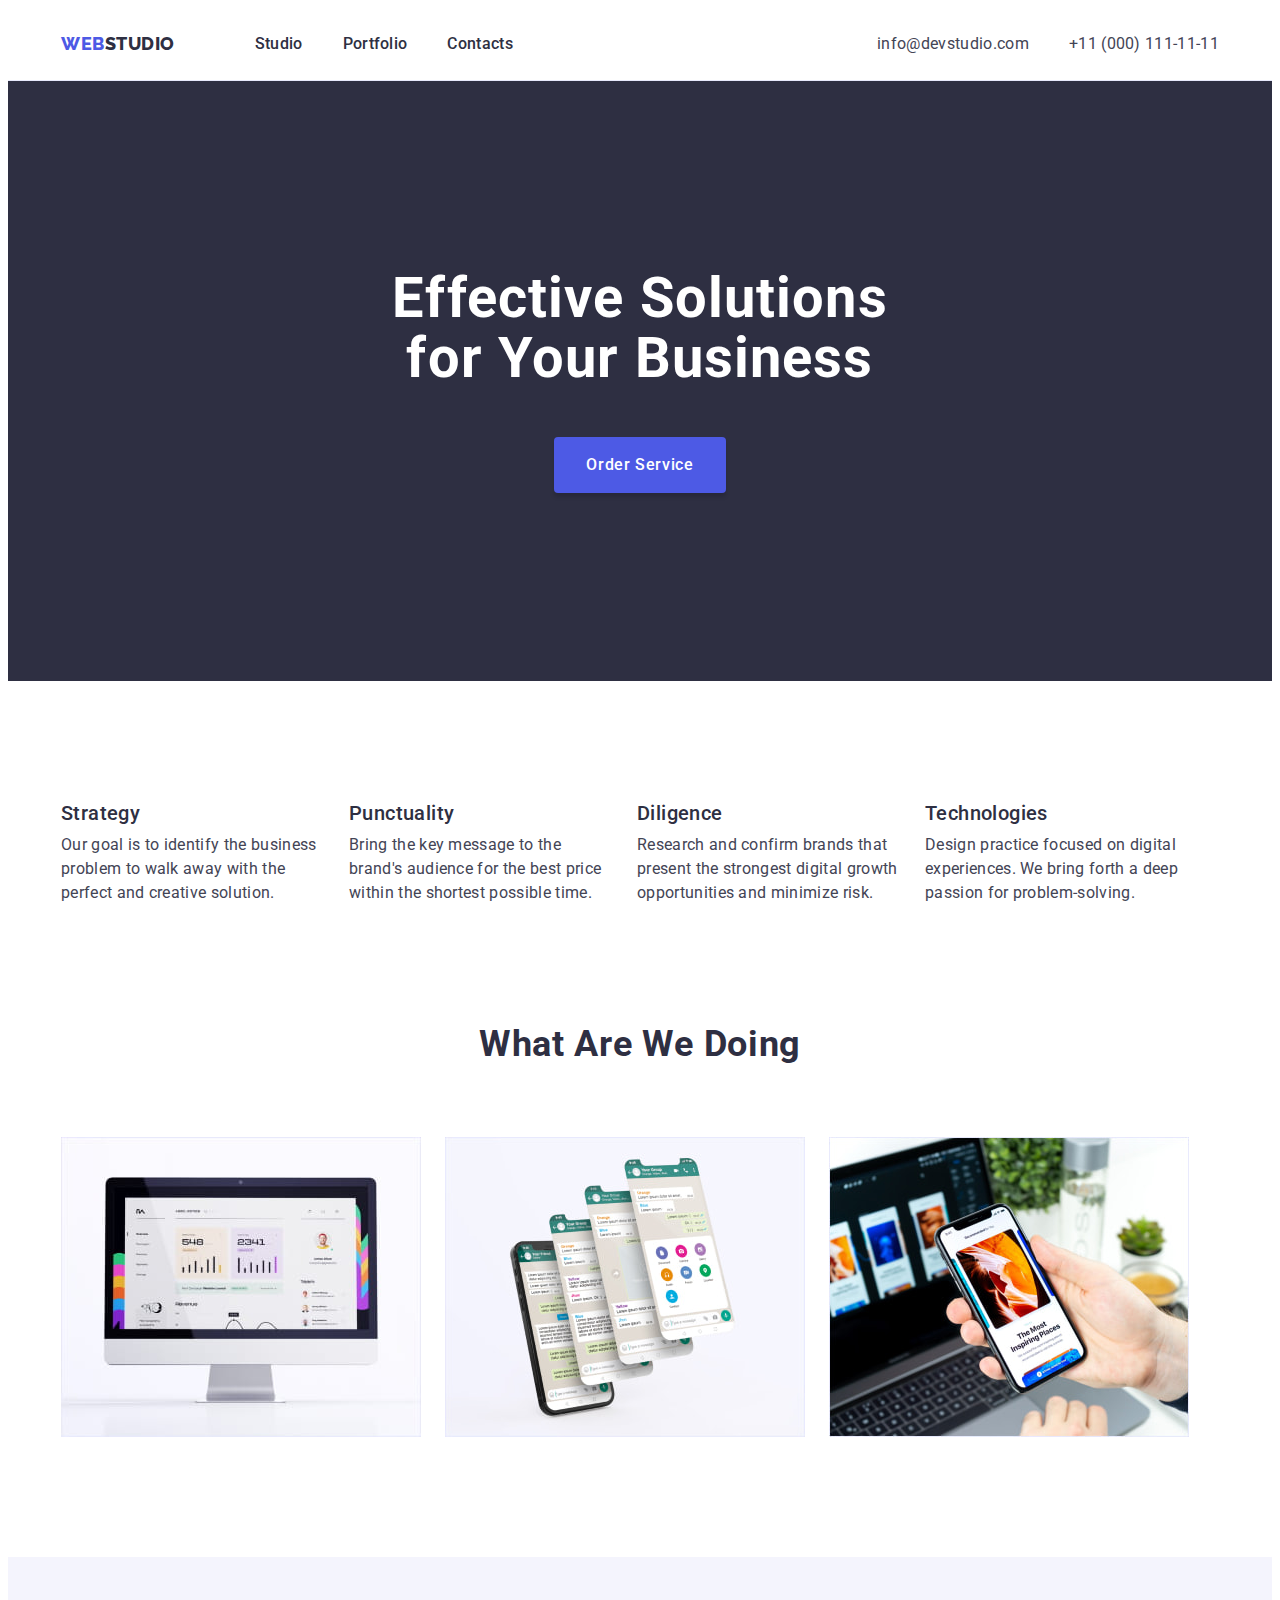
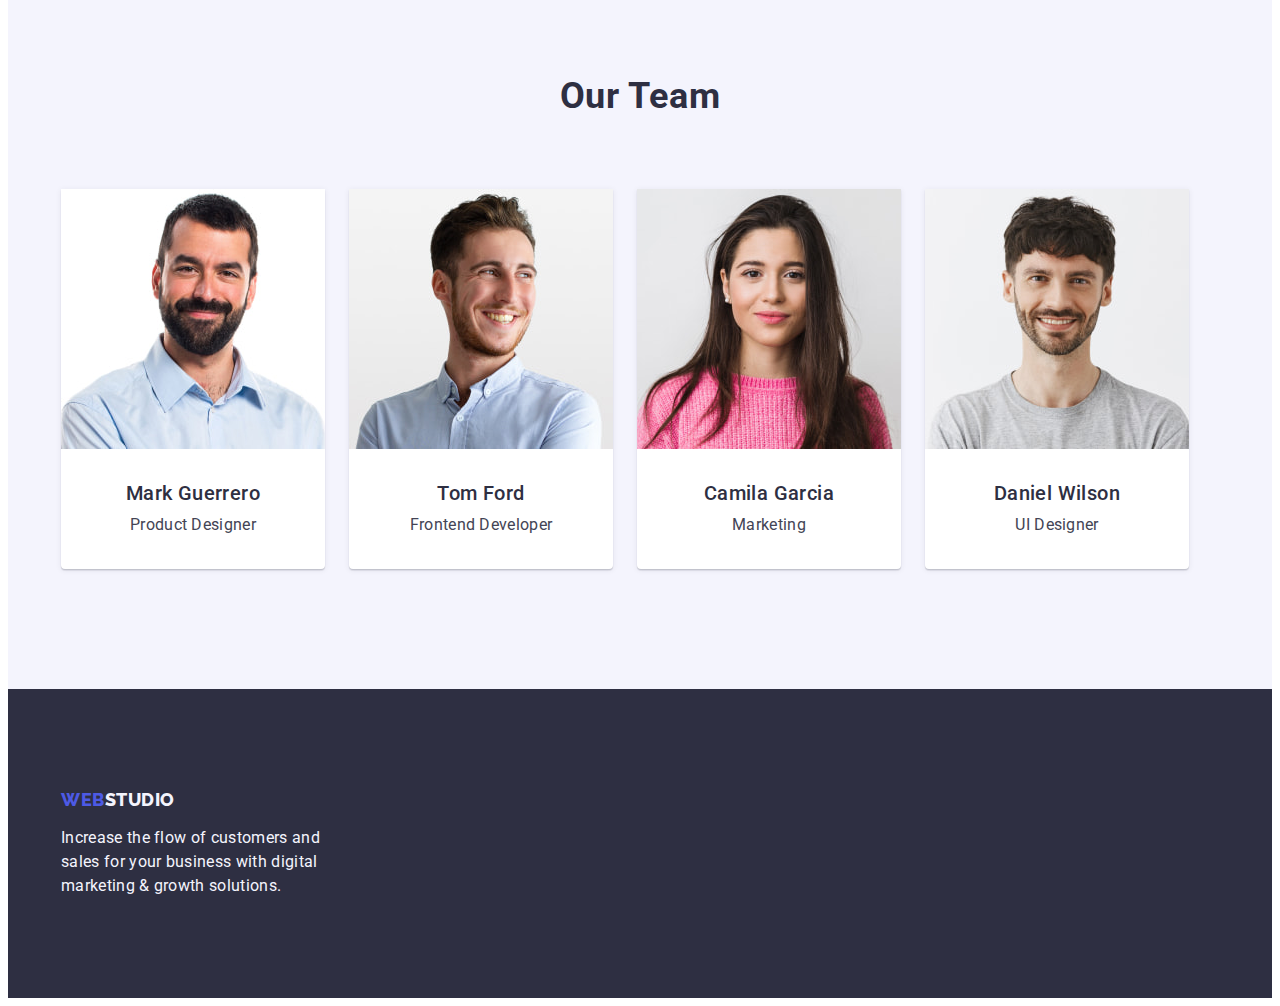
<file: index.html>
<!DOCTYPE html>
<html lang="en">
  <head>
    <meta charset="UTF-8" />
    <meta http-equiv="X-UA-Compatible" content="IE=edge" />
    <meta name="viewport" content="width=device-width, initial-scale=1.0" />
    <link rel="preconnect" href="https://fonts.googleapis.com" />
    <link rel="preconnect" href="https://fonts.gstatic.com" crossorigin />
    <link
      href="https://fonts.googleapis.com/css2?family=Poltawski+Nowy:ital,wght@1,500&family=Raleway:wght@800&family=Roboto:wght@400;500;700&display=swap"
      rel="stylesheet"
    />
    <link
      rel="stylesheet"
      href="https://cdnjs.cloudflare.com/ajax/libs/modern-normalize/2.0.0/modern-normalize.min.css"
      integrity="sha512-4xo8blKMVCiXpTaLzQSLSw3KFOVPWhm/TRtuPVc4WG6kUgjH6J03IBuG7JZPkcWMxJ5huwaBpOpnwYElP/m6wg=="
      crossorigin="anonymous"
      referrerpolicy="no-referrer"
    />
    <link rel="stylesheet" href="./css/styles.css" />
    <title>Webstudio</title>
  </head>
  <!-- Body -->
  <body>
    <header class="header-page">
      <div class="header-container container">
        <nav class="header-nav">
          <a class="header-logo-blue link" href="./index.html"
            >Web<span class="header-logo-black">Studio</span>
          </a>
          <ul class="header-nav-list list">
            <li class="header-nav-item">
              <a class="header-nav-link link" href="./index.html">Studio</a>
            </li>
            <li class="header-nav-item">
              <a class="header-nav-link link" href="./portfolio.html">Portfolio</a>
            </li>
            <li class="header-nav-item">
              <a class="header-nav-link link" href="">Contacts</a>
            </li>
          </ul>
        </nav>
        <address class="header-contacts">
          <ul class="header-contacts-list list">
            <li class="header-contacts-item">
              <a class="header-contacts-link link" href="mailto:info@devstudio.com">
                info@devstudio.com
              </a>
            </li>
            <li class="header-contacts-item">
              <a class="header-contacts-link link" href="tel:+110001111111">
                +11 (000) 111-11-11
              </a>
            </li>
          </ul>
        </address>
      </div>
    </header>
    <!-- Hero section -->
    <main>
      <section class="hero-section">
        <div class="container">
          <h1 class="hero-title">Effective Solutions for Your Business</h1>
          <button class="hero-button" type="button">Order Service</button>
        </div>
      </section>
      <!-- Benefits -->
      <section class="benefits">
        <div class="container">
          <h2 class="visually-hidden">Our benefits</h2>
          <ul class="benefits-list list">
            <li class="benefits-item">
              <h3 class="benefits-title">Strategy</h3>
              <p class="benefits-text">
                Our goal is to identify the business problem to walk away with the perfect and
                creative solution.
              </p>
            </li>
            <li class="benefits-item">
              <h3 class="benefits-title">Punctuality</h3>
              <p class="benefits-text">
                Bring the key message to the brand's audience for the best price within the shortest
                possible time.
              </p>
            </li>
            <li class="benefits-item">
              <h3 class="benefits-title">Diligence</h3>
              <p class="benefits-text">
                Research and confirm brands that present the strongest digital growth opportunities
                and minimize risk.
              </p>
            </li>
            <li class="benefits-item">
              <h3 class="benefits-title">Technologies</h3>
              <p class="benefits-text">
                Design practice focused on digital experiences. We bring forth a deep passion for
                problem-solving.
              </p>
            </li>
          </ul>
        </div>
      </section>
      <!-- Preview -->
      <section class="preview">
        <div class="container">
          <h2 class="preview-title">What are we doing</h2>
          <ul class="preview-list list">
            <li class="preview-item">
              <img src="./images/case1.jpg" alt="Computer interface" width="360" height="300" />
            </li>
            <li class="preview-item">
              <img src="./images/case2.jpg" alt="Apps interface" width="360" height="300" />
            </li>
            <li class="preview-item">
              <img src="./images/case3.jpg" alt="Webpage interface" width="360" height="300" />
            </li>
          </ul>
        </div>
      </section>
      <!-- Team members -->
      <section class="team">
        <div class="container">
          <h2 class="team-title">Our Team</h2>
          <ul class="team-list list">
            <li class="team-item">
              <img src="./images/teamcard1.jpg" alt="Mark Guerrero" width="264" height="260" />
              <div class="team-cover">
                <h3 class="team-member">Mark Guerrero</h3>
                <p class="team-occupation">Product Designer</p>
              </div>
            </li>
            <li class="team-item">
              <img src="./images/teamcard2.jpg" alt="Tom Ford" width="264" height="260" />
              <div class="team-cover">
                <h3 class="team-member">Tom Ford</h3>
                <p class="team-occupation">Frontend Developer</p>
              </div>
            </li>
            <li class="team-item">
              <img src="./images/teamcard3.jpg" alt="Camila Garcia" width="264" height="260" />
              <div class="team-cover">
                <h3 class="team-member">Camila Garcia</h3>
                <p class="team-occupation">Marketing</p>
              </div>
            </li>
            <li class="team-item">
              <img src="./images/teamcard4.jpg" alt="Daniel Wilson" width="264" height="260" />
              <div class="team-cover">
                <h3 class="team-member">Daniel Wilson</h3>
                <p class="team-occupation">UI Designer</p>
              </div>
            </li>
          </ul>
        </div>
      </section>
    </main>
    <!-- Footer -->
    <footer class="footer">
      <div class="container">
        <a class="footer-logo-blue link" href="./index.html"
          >Web<span class="footer-logo-white">Studio</span>
        </a>
        <p class="footer-subtext">
          Increase the flow of customers and sales for your business with digital marketing & growth
          solutions.
        </p>
      </div>
    </footer>
  </body>
</html>
</file>
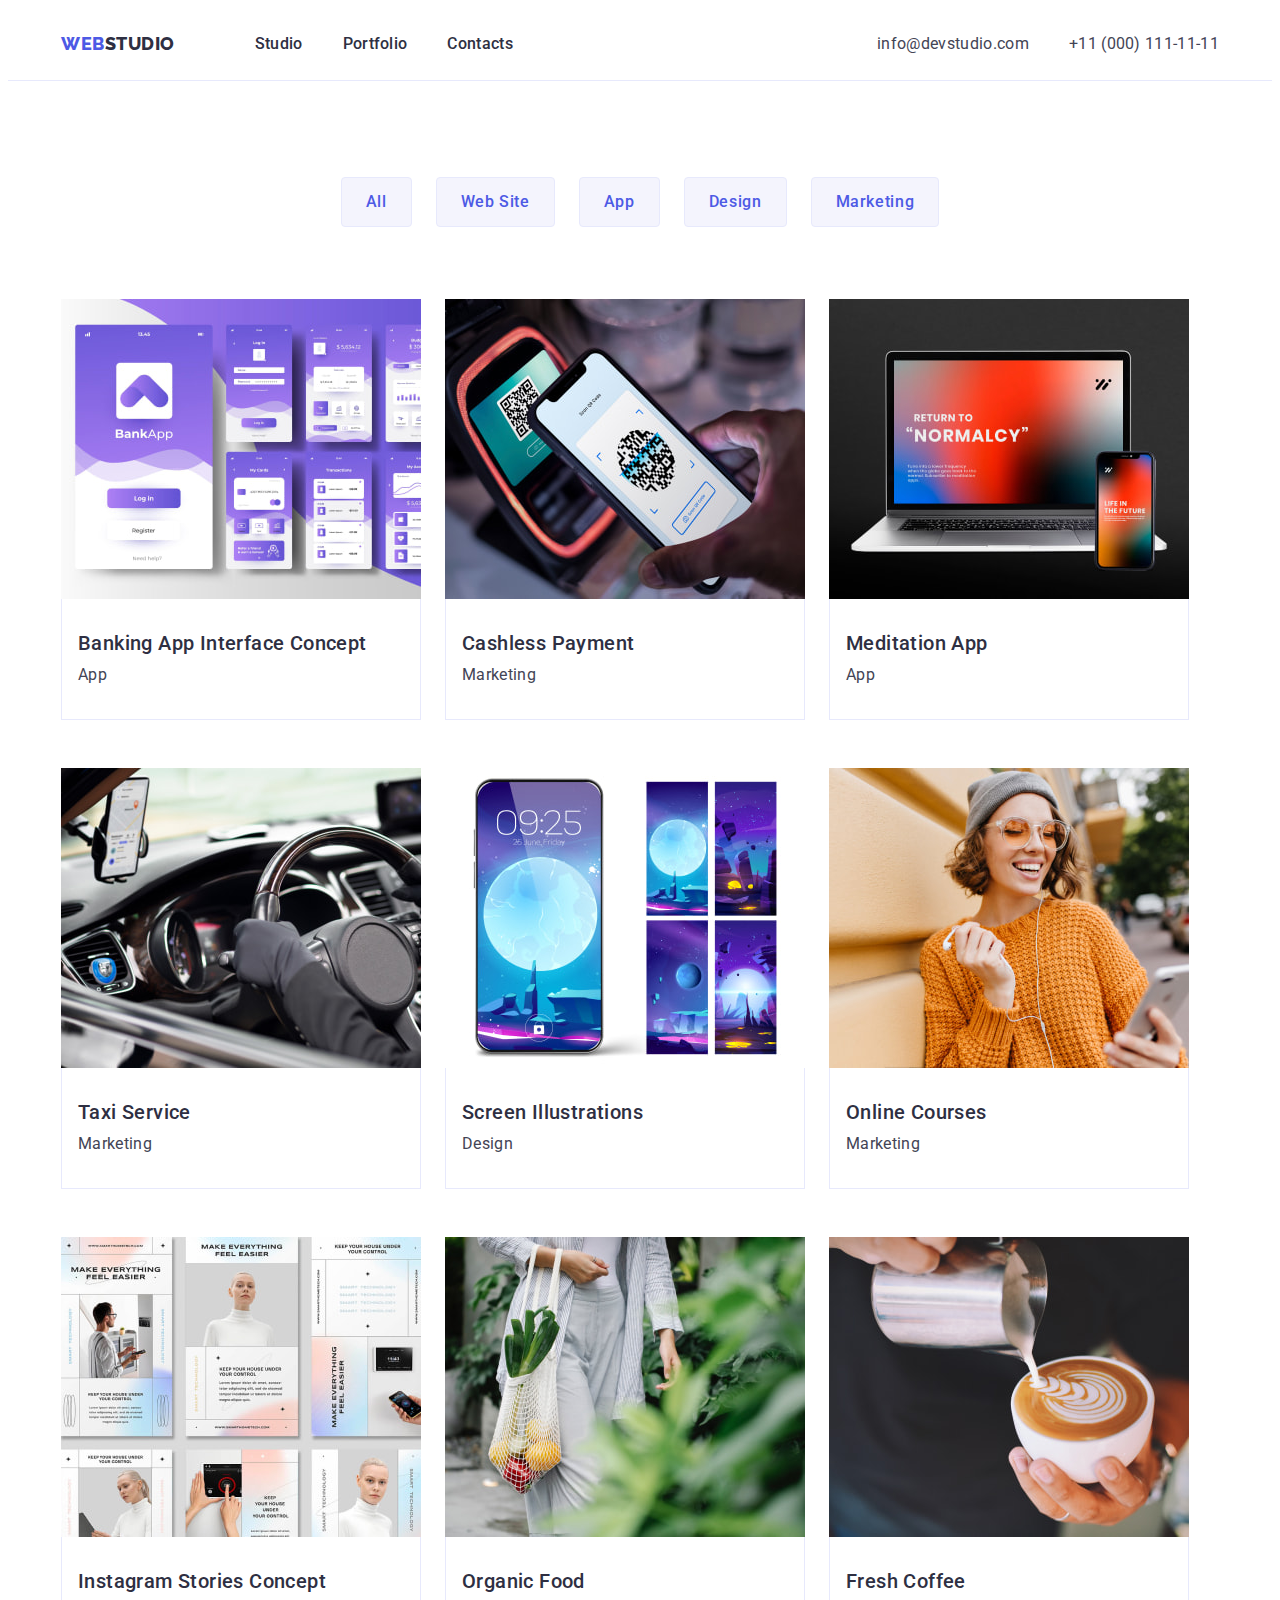
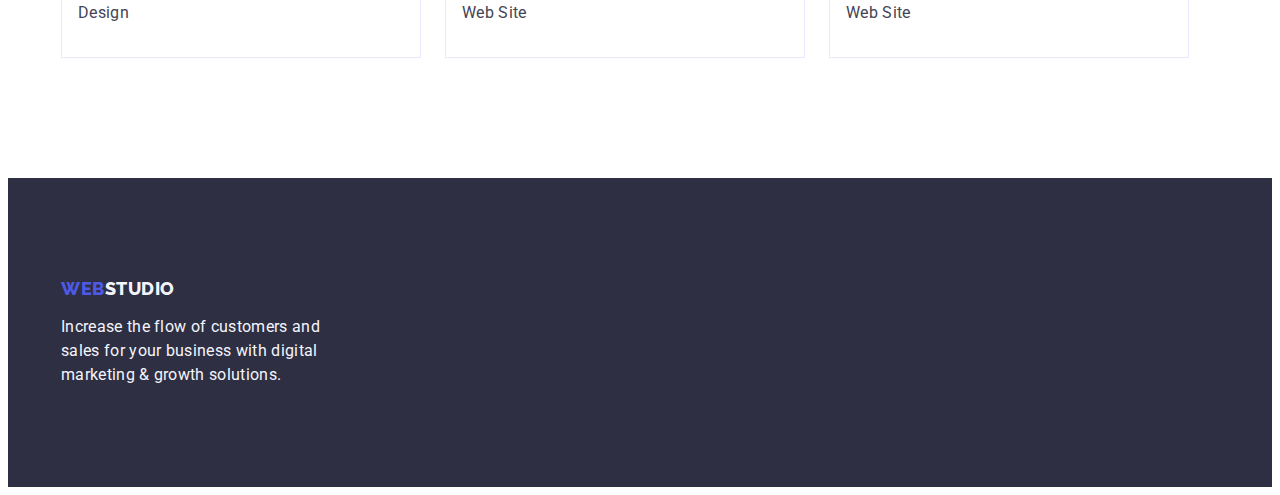
<file: portfolio.html>
<!DOCTYPE html>
<html lang="en">
  <head>
    <meta charset="UTF-8" />
    <meta http-equiv="X-UA-Compatible" content="IE=edge" />
    <meta name="viewport" content="width=device-width, initial-scale=1.0" />
    <link rel="preconnect" href="https://fonts.googleapis.com" />
    <link rel="preconnect" href="https://fonts.gstatic.com" crossorigin />
    <link
      href="https://fonts.googleapis.com/css2?family=Poltawski+Nowy:ital,wght@1,500&family=Raleway:wght@800&family=Roboto:wght@400;500;700&display=swap"
      rel="stylesheet"
    />
    <link
      rel="stylesheet"
      href="https://cdnjs.cloudflare.com/ajax/libs/modern-normalize/2.0.0/modern-normalize.min.css"
      integrity="sha512-4xo8blKMVCiXpTaLzQSLSw3KFOVPWhm/TRtuPVc4WG6kUgjH6J03IBuG7JZPkcWMxJ5huwaBpOpnwYElP/m6wg=="
      crossorigin="anonymous"
      referrerpolicy="no-referrer"
    />
    <link rel="stylesheet" href="./css/styles.css" />
    <title>Webstudio</title>
  </head>
  <!-- Body -->
  <body>
    <header class="header-page">
      <div class="header-container container">
        <nav class="header-nav">
          <a class="header-logo-blue link" href="./index.html"
            >Web<span class="header-logo-black">Studio</span>
          </a>
          <ul class="header-nav-list list">
            <li class="header-nav-item">
              <a class="header-nav-link link" href="./index.html">Studio</a>
            </li>
            <li class="header-nav-item">
              <a class="header-nav-link link" href="./portfolio.html">Portfolio</a>
            </li>
            <li class="header-nav-item">
              <a class="header-nav-link link" href="">Contacts</a>
            </li>
          </ul>
        </nav>
        <address class="header-contacts">
          <ul class="header-contacts-list list">
            <li class="header-contacts-item">
              <a class="header-contacts-link link" href="mailto:info@devstudio.com">
                info@devstudio.com
              </a>
            </li>
            <li class="header-contacts-item">
              <a class="header-contacts-link link" href="tel:+110001111111">+11 (000) 111-11-11</a>
            </li>
          </ul>
        </address>
      </div>
    </header>
    <!--Proposal Gallery-->
    <main>
      <section class="proposals">
        <div class="container">
          <h1 class="visually-hidden">Proposals</h1>
          <ul class="nav-list-proposals list">
            <li>
              <button class="nav-button-proposals" type="button">All</button>
            </li>
            <li>
              <button class="nav-button-proposals" type="button">Web Site</button>
            </li>
            <li>
              <button class="nav-button-proposals" type="button">App</button>
            </li>
            <li>
              <button class="nav-button-proposals" type="button">Design</button>
            </li>
            <li>
              <button class="nav-button-proposals" type="button">Marketing</button>
            </li>
          </ul>
          <!--All-->
          <ul class="product-list list">
            <li class="product-item">
              <a class="product-link link" href="">
                <img
                  class="product-image"
                  src="./images/portfolio/projectcard1.jpg"
                  alt="Banking App Interface Concept"
                  width="360"
                  height="300"
                />
                <div class="product-cover">
                  <h2 class="product-title">Banking App Interface Concept</h2>
                  <p class="product-type">App</p>
                </div>
              </a>
            </li>
            <li class="product-item">
              <a class="product-link link" href="">
                <img
                  class="product-image"
                  src="./images/portfolio/projectcard2.jpg"
                  alt="Cashless Payment"
                  width="360"
                  height="300"
                />
                <div class="product-cover">
                  <h2 class="product-title">Cashless Payment</h2>
                  <p class="product-type">Marketing</p>
                </div>
              </a>
            </li>
            <li class="product-item">
              <a class="product-link link" href="">
                <img
                  class="pr-image"
                  src="./images/portfolio/projectcard3.jpg"
                  alt="Meditation App"
                  width="360"
                  height="360"
                />
                <div class="product-cover">
                  <h2 class="product-title">Meditation App</h2>
                  <p class="product-type">App</p>
                </div>
              </a>
            </li>
            <li class="product-item">
              <a class="product-link link" href="">
                <img
                  class="product-image"
                  src="./images/portfolio/projectcard4.jpg"
                  alt="Taxi Service"
                  width="360"
                  height="300"
                />
                <div class="product-cover">
                  <h2 class="product-title">Taxi Service</h2>
                  <p class="product-type">Marketing</p>
                </div>
              </a>
            </li>
            <li class="product-item">
              <a class="product-link link" href="">
                <img
                  class="product-image"
                  src="./images/portfolio/projectcard5.jpg"
                  alt="Screen Illustrations"
                  width="360"
                  height="300"
                />
                <div class="product-cover">
                  <h2 class="product-title">Screen Illustrations</h2>
                  <p class="product-type">Design</p>
                </div>
              </a>
            </li>
            <li class="product-item">
              <a class="product-link link" href="">
                <img
                  class="product-image"
                  src="./images/portfolio/projectcard6.jpg"
                  alt="Online Courses"
                  width="360"
                  height="300"
                />
                <div class="product-cover">
                  <h2 class="product-title">Online Courses</h2>
                  <p class="product-type">Marketing</p>
                </div>
              </a>
            </li>
            <li class="product-item">
              <a class="product-link link" href="">
                <img
                  class="product-image"
                  src="./images/portfolio/projectcard7.jpg"
                  alt="Instagram Stories Concept"
                  width="360"
                  height="360"
                />
                <div class="product-cover">
                  <h2 class="product-title">Instagram Stories Concept</h2>
                  <p class="product-type">Design</p>
                </div>
              </a>
            </li>
            <li class="product-item">
              <a class="product-link link" href="">
                <img
                  class="product-image"
                  src="./images/portfolio/projectcard8.jpg"
                  alt="Organic Food"
                  width="360"
                  height="300"
                />
                <div class="product-cover">
                  <h2 class="product-title">Organic Food</h2>
                  <p class="product-type">Web Site</p>
                </div>
              </a>
            </li>
            <li class="product-item">
              <a class="product-link link" href="">
                <img
                  class="product-image"
                  src="./images/portfolio/projectcard9.jpg"
                  alt="Fresh Coffee"
                  width="360"
                  height="300"
                />
                <div class="product-cover">
                  <h2 class="product-title">Fresh Coffee</h2>
                  <p class="product-type">Web Site</p>
                </div>
              </a>
            </li>
          </ul>
        </div>
      </section>
    </main>
    <!--Footer-->
    <footer class="footer">
      <div class="container">
        <a class="footer-logo-blue link" href="./index.html"
          >Web<span class="footer-logo-white">Studio</span>
        </a>
        <p class="footer-subtext"
          >Increase the flow of customers and sales for your business with digital marketing &
          growth solutions.
        </p>
      </div>
    </footer>
  </body>
</html>
</file>
<file: css/styles.css>
:root {
    --color-white: #ffffff;
    --primary-color: #2e2f42;
    --accent-color: #4d5ae5;
    --color-ocean: #404bbf;
    --color-slate: #434455;
    --color-cloud: #f4f4fd;
    --color-cornflower: #e7e9fc;
}

body {
    font-family: "Roboto", sans-serif;
    color: var(--color-slate);
    background-color: var(--color-white);
    font-size: 16px;
    line-height: 1.5;
}

.list {
    list-style: none;
}

.link {
    text-decoration: none;
}

h1,
h2,
h3,
h4,
h5,
h6,
p,
ul {
    margin: 0;
    padding: 0;
}

input,
textarea,
button {
    font: inherit;
}

a {
    text-decoration: none;
    outline: none;
}

img {
    display: block;
    max-width: 100%;
    height: auto;
}

button {
    cursor: pointer;
    color: currentColor;
}

.container {
    width: 1158px;
    margin-left: auto;
    margin-right: auto;
    padding-left: 15px;
    padding-right: 15px;
}

.visually-hidden {
    position: absolute;
    width: 1px;
    height: 1px;
    margin: -1px;
    border: 0;
    padding: 0;
    white-space: nowrap;
    clip-path: inset(100%);
    clip: rect(0 0 0 0);
    overflow: hidden;
    gap: 24px;
}

/* Page Studio */

.header-page {
    border-bottom: 1px solid var(--color-cornflower);
}

.header-container {
    display: flex;
    align-items: center;
    justify-content: space-between;
}

.header-nav {
    display: flex;
    align-items: center;
    justify-content: space-between;
    width: 100%;
    max-width: 452px;
}

.header-nav-list {
    display: flex;
    gap: 40px;
}

.header-logo-blue {
    display: inline-block;
    margin-right: 76px;
    color: var(--accent-color);
    font-family: "Raleway", sans-serif;
    font-weight: 800;
    font-size: 18px;
    line-height: 1.17;
    letter-spacing: 0.03em;
    text-transform: uppercase;
}

.header-logo-black {
    color: var(--primary-color);
    font-family: "Raleway", sans-serif;
    font-weight: 800;
    font-size: 18px;
    line-height: 1.17;
    letter-spacing: 0.03em;
    text-transform: uppercase;
}

.header-nav-link {
    display: block;
    color: var(--primary-color);
    font-weight: 500;
    font-size: 16px;
    line-height: 1.5;
    letter-spacing: 0.02em;
    padding-top: 24px;
    padding-bottom: 24px;
}

.header-nav-link:hover,
.header-nav-link:focus {
    color: var(--color-ocean);
}

.header-contacts-list {
    display: flex;
    gap: 40px;
}

.heder .header-contacts {
    font-style: normal;
    margin-left: auto;
}

.header-contacts-link {
    display: inline-block;
    font-style: normal;
    color: var(--color-slate);
    font-weight: 400;
    font-size: 16px;
    line-height: 1.5;
    letter-spacing: 0.02em;
}

.header-contacts-link:hover,
.header-contacts-link:focus {
    color: var(--color-ocean);
}

/* Hero Section */

.hero-section {
    background-color: var(--primary-color);
    padding: 188px 0;
}

.hero-title {
    max-width: 496px;
    text-align: center;
    margin: 0 auto 48px;
    color: var(--color-white);
    font-weight: 700;
    font-size: 56px;
    line-height: 1.07;
    letter-spacing: 0.02em;
    text-align: center;
}

.hero-button {
    border-radius: 4px;
    padding: 16px 32px 16px 32px;
    border: none;
    box-shadow: 0px 4px 4px 0px rgba(0, 0, 0, 0.15);
    display: block;
    margin: 0 auto;
    min-width: 169px;
    color: var(--color-white);
    background-color: var(--accent-color);
    font-family: "Roboto", sans-serif;
    font-weight: 500;
    font-size: 16px;
    line-height: 1.5;
    letter-spacing: 0.04em;
    cursor: pointer;
}

.hero-button:hover,
.hero-button:focus {
    background-color: var(--color-ocean);
}

/* Benefits Section */

.benefits {
    padding: 120px 0;
}

.benefits-list {
    display: flex;
    gap: 24px;
}

.benefits-item {
    width: 264px;
}

.benefits-title {
    margin-bottom: 8px;
    color: var(--primary-color);
    font-weight: 500;
    font-size: 20px;
    line-height: 1.2;
    letter-spacing: 0.02em;
}

.benefits-text {
    color: var(--color-slate);
    font-weight: 400;
    font-size: 16px;
    line-height: 1.5;
    letter-spacing: 0.02em;
}

/* Preview */

.preview {
    padding-bottom: 120px;
}

.preview-list {
    display: flex;
    gap: 24px;
}

.preview-title {
    margin-bottom: 72px;
    color: var(--primary-color);
    font-weight: 700;
    font-size: 36px;
    line-height: 1.11;
    text-align: center;
    text-transform: capitalize;
    letter-spacing: 0.02em;
}

/* Our Team */

.team {
    background-color: var(--color-cloud);
    padding: 120px 0;
}

.team-title {
    margin-bottom: 72px;
    color: var(--primary-color);
    font-weight: 700;
    font-size: 36px;
    line-height: 1.11;
    text-align: center;
    letter-spacing: 0.02em;
    text-transform: capitalize;
}

.team-list {
    display: flex;
    gap: 24px;
    background-color: var(--color-cloud);
}

.team-item {
    box-shadow: 0px 2px 1px 0px rgba(46, 47, 66, 0.08),
        0px 1px 1px 0px rgba(46, 47, 66, 0.16),
        0px 1px 6px 0px rgba(46, 47, 66, 0.08);
    border-radius: 0px 0px 4px 4px;
    background-color: var(--color-white);
}

.team-cover {
    padding: 32px 0;
}

.team-member {
    text-align: center;
    margin-bottom: 8px;
    color: var(--primary-color);
    font-weight: 500;
    font-size: 20px;
    line-height: 1.2;
    letter-spacing: 0.02em;
}

.team-occupation {
    text-align: center;

    color: var(--color-slate);
    font-weight: 400;
    font-size: 16px;
    line-height: 1.5;
    letter-spacing: 0.02em;
}

/* Footer */

.footer {
    padding: 100px 0;
    background-color: var(--primary-color);
}

.footer-logo-blue {
    display: inline-block;
    margin-bottom: 16px;
    color: var(--accent-color);
    font-family: "Raleway", sans-serif;
    font-weight: 800;
    font-size: 18px;
    line-height: 1.17;
    letter-spacing: 0.03em;
    text-transform: uppercase;
}

.footer-logo-white {
    color: var(--color-cloud);
    font-family: "Raleway", sans-serif;
    font-weight: 800;
    font-size: 18px;
    line-height: 1.17;
    letter-spacing: 0.03em;
    text-transform: uppercase;
}

.footer-subtext {
    width: 264px;
    color: var(--color-cloud);
    font-weight: 400;
    font-size: 16px;
    line-height: 1.5;
    letter-spacing: 0.02em;
}

/* Portfolio Page */

.proposals {
    padding: 96px 0 120px;
}

.nav-list-proposals {
    display: flex;
    justify-content: center;
    gap: 24px;
    margin-bottom: 72px;
}

.nav-button-proposals {
    border: 1px solid var(--color-cornflower);
    border-radius: 4px;
    padding: 12px 24px 12px 24px;
    color: var(--accent-color);
    background-color: var(--color-cloud);
    font-family: "Roboto", sans-serif;
    font-weight: 500;
    font-size: 16px;
    line-height: 1.5;
    letter-spacing: 0.04em;
    cursor: pointer;
}

.nav-button-proposals:hover,
.nav-button-proposals:focus {
    box-shadow: 0px 2px 2px 0px rgba(0, 0, 0, 0.12),
        0px 2px 1px 0px rgba(0, 0, 0, 0.08), 0px 3px 1px 0px rgba(0, 0, 0, 0.1);
    border: 1px solid transparent;
    color: var(--color-white);
    background-color: var(--color-ocean);
}

.product-list {
    display: flex;
    flex-wrap: wrap;
    gap: 48px 24px;
}

.product-cover {
    border: 1px solid var(--color-cornflower);
    border-top: none;
    padding: 32px 16px;
}

.product-title {
    margin-bottom: 8px;
    color: var(--primary-color);
    font-weight: 500;
    font-size: 20px;
    line-height: 1.2;
    letter-spacing: 0.02em;
    text-decoration: none;
}

.product-type {
    color: var(--color-slate);
    font-weight: 400;
    font-size: 16px;
    line-height: 1.5;
    letter-spacing: 0.02em;
}
</file>
